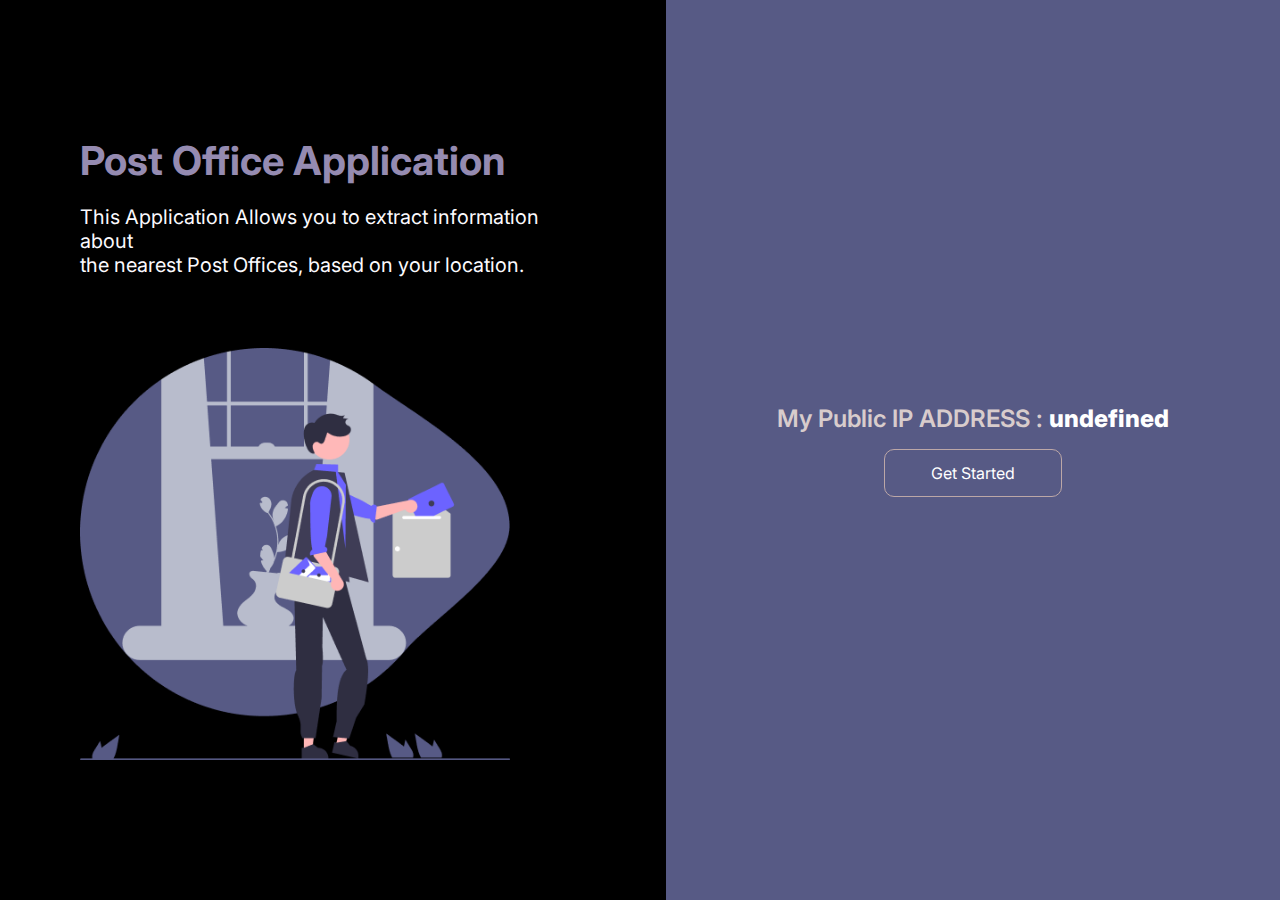
<file: index.html>
<!DOCTYPE html>
<html lang="en">

<head>
    <meta charset="UTF-8">
    <meta name="viewport" content="width=device-width, initial-scale=1.0">
    <title>Post Office tracker</title>
    <link rel="stylesheet" href="./style.css">
    <link rel="shortcut icon" href="./assets/sk2.ico" type="image/x-icon">
    <!-- Font Awesome -->
    <!-- <link rel="stylesheet" href="https://cdnjs.cloudflare.com/ajax/libs/font-awesome/6.5.1/css/all.min.css"
        integrity="sha512-DTOQO9RWCH3ppGqcWaEA1BIZOC6xxalwEsw9c2QQeAIftl+Vegovlnee1c9QX4TctnWMn13TZye+giMm8e2LwA=="
        crossorigin="anonymous" referrerpolicy="no-referrer" /> -->
    <!-- bootstrap -->
    <!-- <link rel="stylesheet" href="https://cdn.jsdelivr.net/npm/bootstrap@4.3.1/dist/css/bootstrap.min.css"
        integrity="sha384-ggOyR0iXCbMQv3Xipma34MD+dH/1fQ784/j6cY/iJTQUOhcWr7x9JvoRxT2MZw1T" crossorigin="anonymous"> -->
    <!-- boxicons -->
    <link href='https://unpkg.com/boxicons@2.1.4/css/boxicons.min.css' rel='stylesheet'>
    <script src="https://ajax.googleapis.com/ajax/libs/jquery/2.1.1/jquery.min.js"></script>
</head>

<body>
    <div id="root">
        <div id="front-box">
            <div id="side-img" class="left-side">
                <h2>Post Office Application</h2>
                <p>This Application Allows you to extract information about <br>the nearest Post Offices, based on your
                    location.
                </p>
                <img src="undraw_messenger_re_8bky 1.png" class="post-img" />
            </div>
            <div id="ip-box" class="ip-box">
                <div class="postionwaladiv">
                    <h2>Post Office Application</h2><br>
                    <p>This Application Allows you to extract information about the nearest Post Offices, based on
                        your location.
                    </p>
                    <img src="/navigation.jpg" width="38px" style="padding-top: 3px;" alt="">
                </div>

                <h2 id="userIP">My Public IP ADDRESS : <span id="ip"></span></h2>
                <div id="get-data" class="btn">Get Started</div>
            </div>

        </div>

    </div>

    <div id="main-content" style="opacity: 0.8;">
        <h3 id="h3ip">IP Adress : <span id="ipAdress"></span> </h3>
        <div class="location-details">
            <span id="lat"></span>
            <span id="city"></span>
            <span id="Organisation"></span>
            <span id="Long"></span>
            <span id="Region"></span>
            <span id="Hostname">
                <h3> </h3>
            </span>
        </div>
        <h1 style="text-align: center; padding: 10px;">Your Current Location</h1>
        <div id="map"></div>
        <h1 style="text-align: center; padding: 40px;">More Information About You</h1>
        <div class="time-details">
            <div>
                <h3>Time Zone : </h3><span id="time-zone"></span>
            </div>
            <div>
                <h3>Date And Time : </h3><span id="date-time"></span>
            </div>
            <div>
                <h3>Pincode : </h3><span id="pincode"></span>
            </div>
            <div>
                <h3>Message : </h3><span id="message"></span>
            </div>
        </div>

        <h1 style="text-align: center; padding: 40px;">Post Offices Near You</h1>
        <div class="post-offices">
            <div class="filter">
                <svg xmlns="http://www.w3.org/2000/svg" width="24" height="24" viewBox="0 0 24 24">
                    <path fill="currentColor"
                        d="m19.6 21l-6.3-6.3q-.75.6-1.725.95T9.5 16q-2.725 0-4.612-1.888T3 9.5q0-2.725 1.888-4.612T9.5 3q2.725 0 4.612 1.888T16 9.5q0 1.1-.35 2.075T14.7 13.3l6.3 6.3l-1.4 1.4ZM9.5 14q1.875 0 3.188-1.313T14 9.5q0-1.875-1.313-3.188T9.5 5Q7.625 5 6.312 6.313T5 9.5q0 1.875 1.313 3.188T9.5 14Z" />
                </svg>
                <input type="text" name="filter" id="filter" placeholder="Filter">
            </div>
            <div id="post-offices-list" class="post-offices-list">
            </div>
        </div>
    </div>
    </div>




    <script src="script.js"></script>
</body>

</html>
</file>
<file: style.css>
/* poppin font */
@import url("https://fonts.googleapis.com/css2?family=Poppins:ital,wght@0,200;0,300;0,400;0,500;0,600;0,700;0,800;0,900;1,200;1,300;1,400;1,500;1,600;1,700;1,800;1,900&display=swap");
/* Inter font */
@import url("https://fonts.googleapis.com/css2?family=Inter:wght@100;200;300;400;500;600;700;800;900&display=swap");

@import url("https://fonts.googleapis.com/css2?family=Inter:wght@400;500;600;700&display=swap");

* {
  margin: 0;
  padding: 0;
  box-sizing: border-box;
  font-family: "Inter", sans-serif;
  color: rgb(255, 255, 255);
  /* background-color: #000; */
}
body {
  background-color: #000;
}
input {
  background: transparent;
}
#root {
  /* padding: 2rem; */
}

.left-side {
  padding-inline: 80px;
  /* margin-top: 10px; */
}
#bg {
  position: fixed;
  top: 0px;
  right: 0px;
  width: 50%;
  height: 100%;
  background-color: rgb(255, 255, 255);
  z-index: 1;
}
#side-img > h2 {
  font-size: 40px;
  color: #958bb1;
  margin-bottom: 20px;
}
#side-img > p {
  font-size: 20px;
  color: #fbfafe;
  margin-bottom: 20px;
}
.ip-box {
  display: flex;
  align-items: center;
  justify-content: center;
  background: #575a85;
  flex-direction: column;
  height: 100vh;
  width: 49%;
  text-align: center;
}
#front-box {
  display: flex;
  justify-content: space-between;
  align-items: center;
  height: 100vh;
}

#userIP {
  margin-bottom: 1rem;
  background: transparent;
  font-weight: 600;
  color: rgb(216, 204, 204);
}
#ip {
  background: transparent;
  font-weight: 800;
}
.btn {
  width: max-content;
  padding: 13px 46px;
  background-color: transparent;
  color: #fff;
  border-radius: 10px;
  cursor: pointer;
  border: 1px solid #bca7a7;
}
.btn:hover {
  background: rgba(0, 0, 0, 0.1);
  transition: all 0.2s ease-in-out;
  transform: scale(1.05);
}
#main-content {
  width: 95%;
  margin: 0 auto;
  display: none;
}
.location-details {
  display: grid;
  grid-template-columns: auto auto auto;
  gap: 1rem;
  padding: 4vh;
  opacity: 0.9;
}
.location-details > span {
  min-width: max-content;
  display: flex;
  align-items: center;
  gap: 0.5rem;
}

#map {
  margin: 1rem 0;
  width: 100%;
  height: 500px;
  transition: all 0.4s ease-in;
}
#map > iframe {
  width: 100%;
  height: 100%;
  border-radius: 1rem;
}

.time-details {
  display: flex;
  flex-direction: column;
  gap: 1rem;
  font-size: x-large;
}

.time-details > div {
  display: flex;
  align-items: center;
  gap: 1rem;
}
.post-offices-list {
  margin: 1rem 0;
  display: grid;
  grid-template-columns: auto auto;
  gap: 3vh 4vh;
  margin-top:4vw
}

#map:hover,.post-office:hover{
    transform: scale(1.03);
}
.post-office {
    transition: 0.3s ease-in;
  border: 1px solid #ffffff;
  padding: 1rem;
  line-height: 2rem;
  border-radius: 5px;
  background: #575a85;
  font-family: Montserrat;
  font-size: 2.2vw;
  font-weight: 700;
  line-height: 4vw;
  letter-spacing: 0em;
  text-align: left;
  opacity: 0.9;
}
.filter {
  display: flex;
  align-items: center;
  padding: 5px;
  margin: 1rem 0;
  border-radius: 5px;
  border: 1px solid #ffffff;
}
.filter > input {
  width: 100%;
  border: none;
  outline: none;
  font-size: 1rem;
  padding: 5px;
}
.post-img {
  width: 85%;
  filter: invert(0);
  margin-top: 10%;
}

#h3ip {
  margin: 20px;

}

.postionwaladiv{
    display: none;
}

@media (max-width: 800px) {
    .left-side{
        display: none;
    }
    .ip-box{
        width: 100%;
        text-align: center;
        position: relative;
    }
    .postionwaladiv{
        display: block;
        transition: all 0.5s ease-in;
        position: absolute;
        top:8%;
        width: 70%;
        text-align:;
        background: rgba(0, 0, 0, 0.1);
        padding: 10px;
        border-radius: 10px;
    }
    .postionwaladiv p{
        color:rgb(221, 205, 205);
    }
    .location-details{
        grid-template-columns:auto;
        width:100%;
        display: flex;
        flex-wrap: wrap;
        padding: 20px;
        /* font-size: 10px; */
    }

}
</file>
